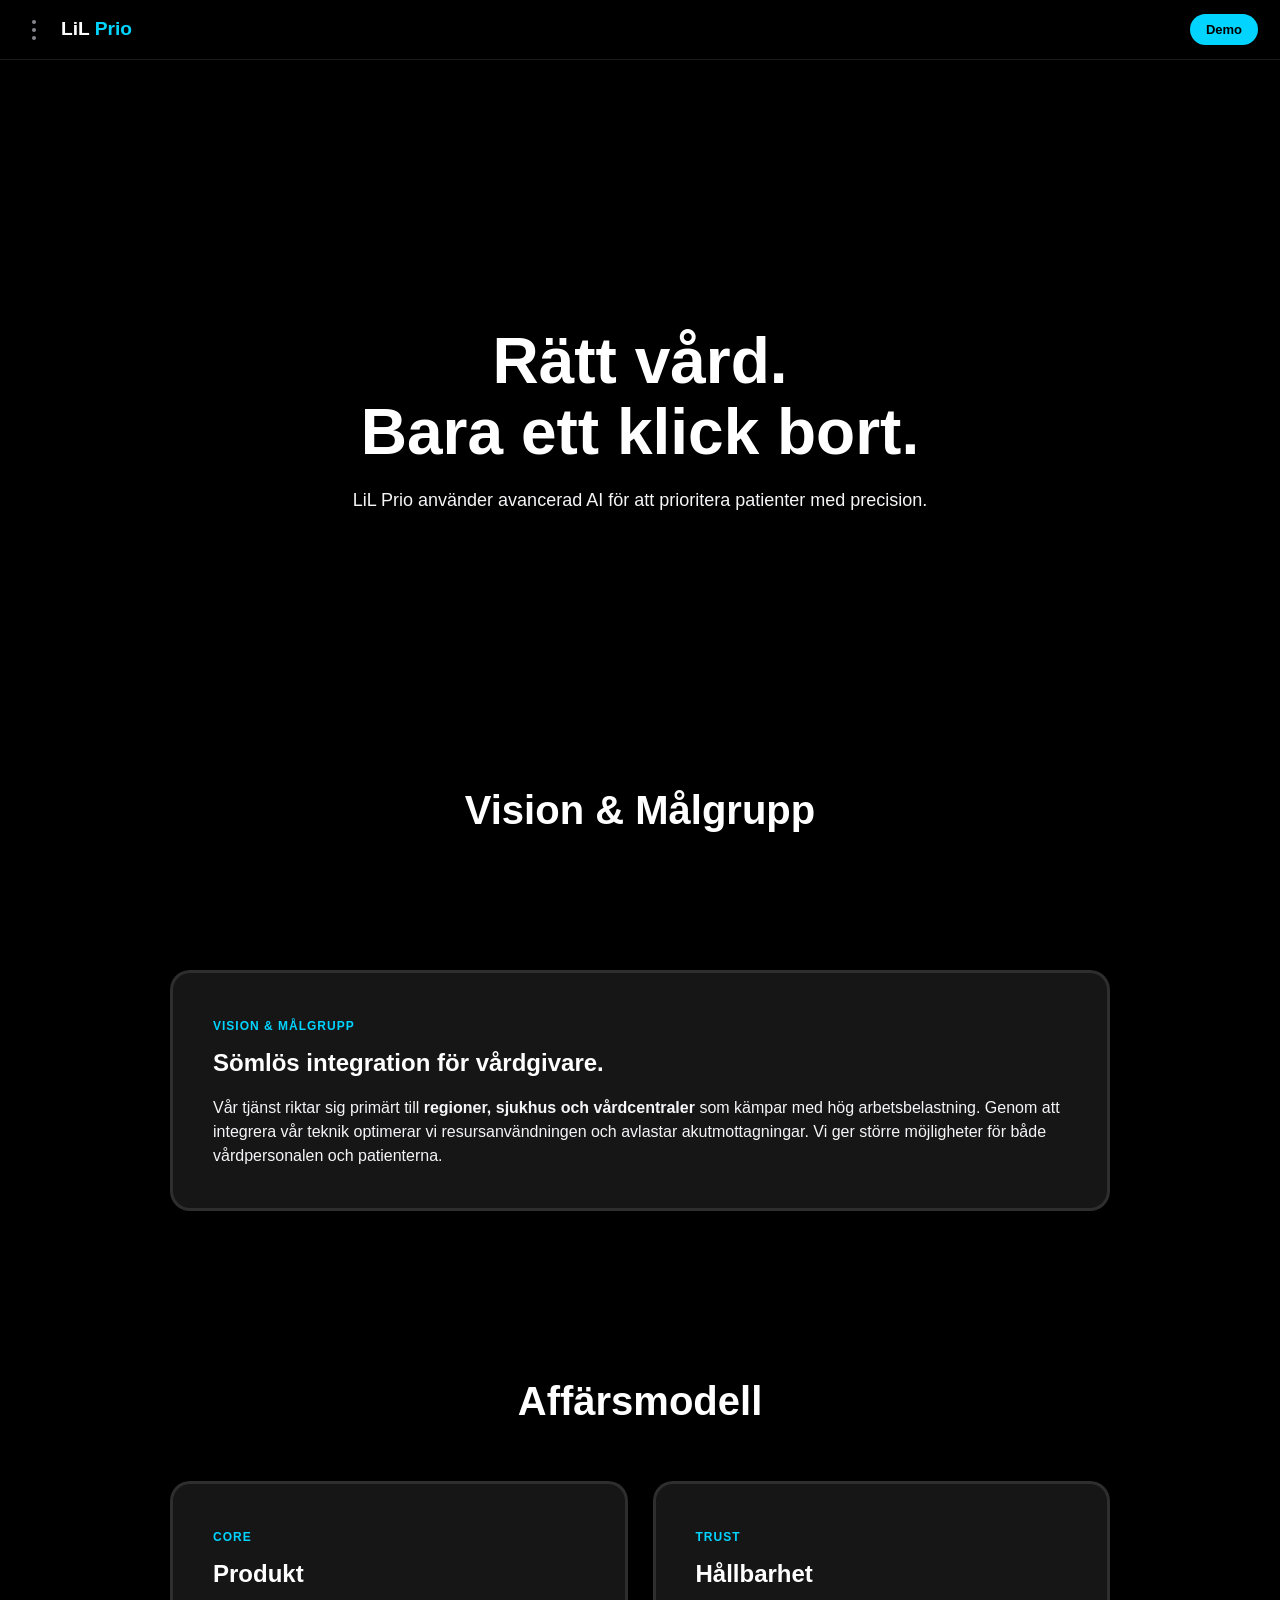
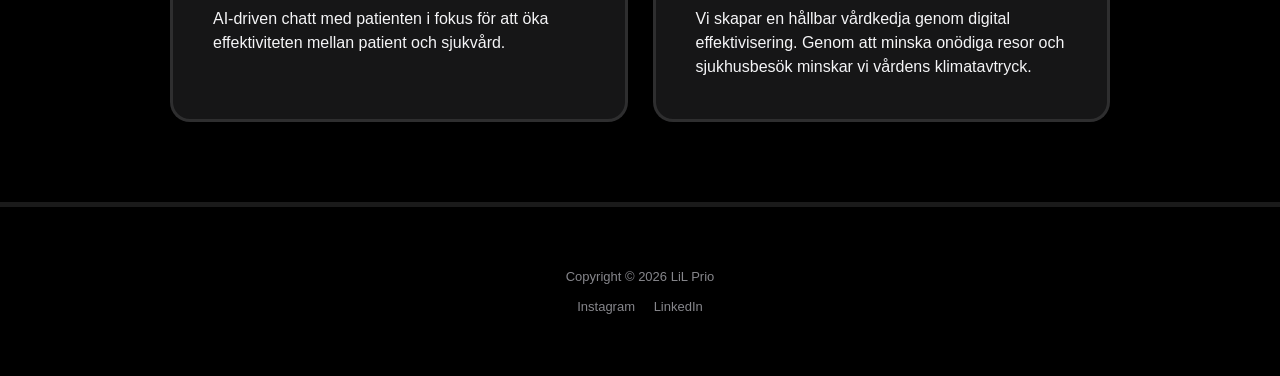
<file: index.html>
<!DOCTYPE html>
<html lang="sv">
<head>
    <meta charset="UTF-8">
    <meta name="viewport" content="width=device-width, initial-scale=1.0">
    <title>LiL Prio | Intelligent Triage</title>
    <link rel="stylesheet" href="style.css">
</head>
<body>

    <header>
        <div class="header-left">
            <div class="menu-container">
                <button class="dots-button" onclick="toggleMenu()" aria-label="Meny">
                    <span></span>
                    <span></span>
                    <span></span>
                </button>

                <nav>
                    <ul id="popup-menu" class="dropdown-content">
                        <li><a href="index.html">Hem</a></li>
                        <li><a href="index.html#market">Affärsmodell</a></li>
                        <li><a href="planer.html">Vår Strategi</a></li>
                        <li><a href="teamet.html">Teamet</a></li>
                    </ul>
                </nav>
            </div>

            <div class="logo">LiL <span>Prio</span></div>
        </div>

        <a href="boka.html" class="nav-cta">Demo</a>
    </header>

    <main>
        <section class="hero-medical" role="img" aria-label="Läkare som använder digital teknik">
            <div class="hero-content">
                <h1>Rätt vård. <br>Bara ett klick bort.</h1>
                <p class="slogan">LiL Prio använder avancerad AI för att prioritera patienter med precision.</p>
            </div>
        </section>
			<h2>Vision & Målgrupp</h3>
        <section id="about" class="container">
            <div class="func-card">
                <span class="badge">Vision & Målgrupp</span>
                <h3>Sömlös integration för vårdgivare.</h3>
                <p>Vår tjänst riktar sig primärt till <strong>regioner, sjukhus och vårdcentraler</strong> som kämpar med hög arbetsbelastning. Genom att integrera vår teknik optimerar vi resursanvändningen och avlastar akutmottagningar. Vi ger större möjligheter för både vårdpersonalen och patienterna.</p>
            </div>
        </section>

        <section id="market" class="container">
            <h2>Affärsmodell</h2>
            <div class="function-grid">
                <div class="func-card">
                    <span class="badge">Core</span>
                    <h3>Produkt</h3>
                    <p>AI-driven chatt med patienten i fokus för att öka effektiviteten mellan patient och sjukvård.</p>
                </div>
                <div class="func-card">
                    <span class="badge">Trust</span>
                    <h3>Hållbarhet</h3>
                    <p>Vi skapar en hållbar vårdkedja genom digital effektivisering. Genom att minska onödiga resor och sjukhusbesök minskar vi vårdens klimatavtryck.</p>
                </div>
            </div>
        </section>
    </main>

    <footer>
        <p>Copyright &copy; 2026 LiL Prio</p>
        <div style="margin-top: 10px;">
            <a href="#" style="color: #86868b; text-decoration: none;">Instagram</a>
            <a href="#" style="color: #86868b; text-decoration: none; margin-left: 15px;">LinkedIn</a>
        </div>
    </footer>

    <script>
        function toggleMenu() {
            document.getElementById("popup-menu").classList.toggle("show");
        }

        window.onclick = function(event) {
            if (!event.target.matches('.dots-button') && !event.target.parentElement.matches('.dots-button')) {
                var dropdowns = document.getElementsByClassName("dropdown-content");
                for (var i = 0; i < dropdowns.length; i++) {
                    var openDropdown = dropdowns[i];
                    if (openDropdown.classList.contains('show')) {
                        openDropdown.classList.remove('show');
                    }
                }
            }
        }
    </script>
</body>
</html>
</file>
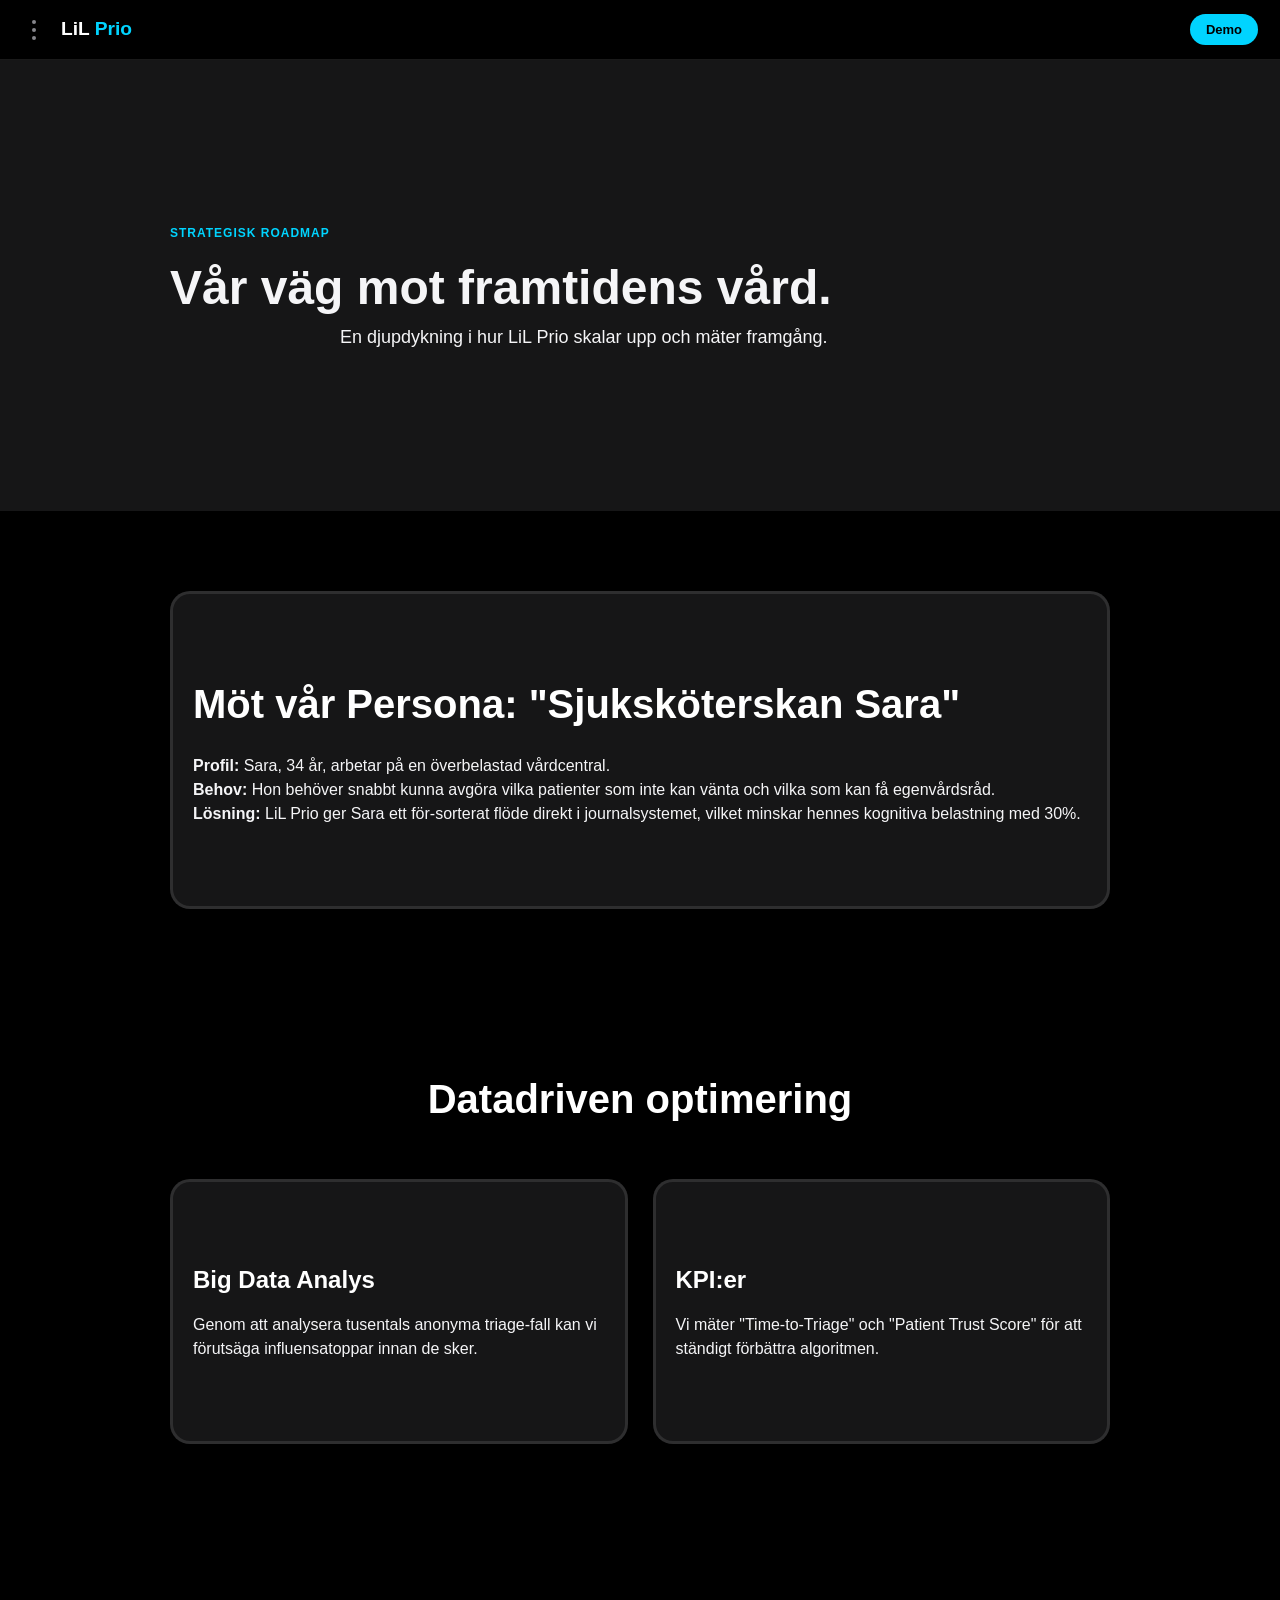
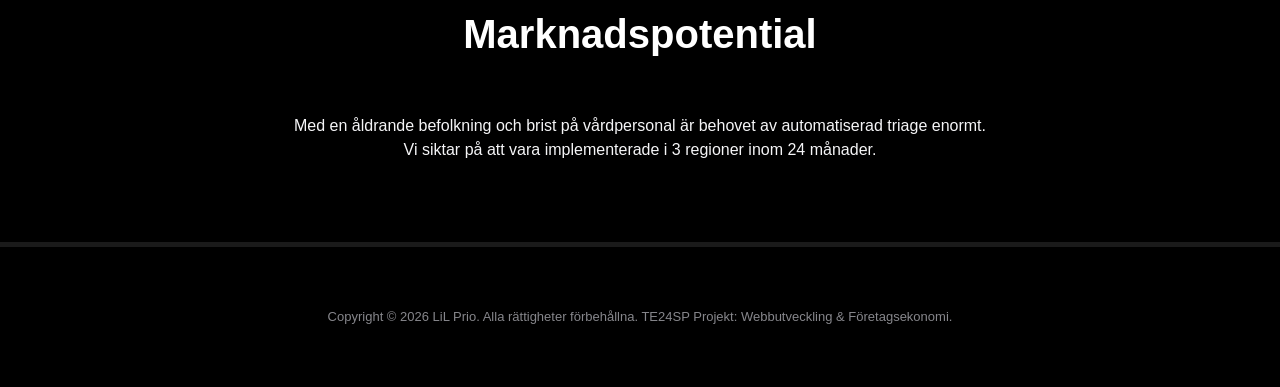
<file: planer.html>
<!DOCTYPE html>
<html lang="sv">
<head>
    <meta charset="UTF-8">
    <meta name="viewport" content="width=device-width, initial-scale=1.0">
    <title>Strategiska Planer  LiL Prio</title>
    <link rel="stylesheet" href="style.css">
</head>
<body>

    <header>
        <div class="header-left">
            <div class="menu-container">
                <button class="dots-button" onclick="toggleMenu()" aria-label="Meny">
                    <span></span>
                    <span></span>
                    <span></span>
                </button>

                <ul id="popup-menu" class="dropdown-content">
                    <li><a href="index.html">Hem</a></li>
                    <li><a href="index.html#market">Affärsmodell</a></li>
                    <li><a href="planer.html">Vår Strategi</a></li>
                    <li><a href="teamet.html">Teamet</a></li>
                </ul>
            </div>

            <div class="logo">LiL <span>Prio</span></div>
        </div>

        <a href="boka.html" class="nav-cta">Demo</a>
    </header>

    <main>
        <section class="hero" style="background: #161617; padding: 80px 20px;">
            <div class="container">
                <span class="badge">Strategisk Roadmap</span>
                <h1 style="font-size: 48px;">Vår väg mot framtidens vård.</h1>
                <p class="slogan">En djupdykning i hur LiL Prio skalar upp och mäter framgång.</p>
            </div>
        </section>

        <section class="container">
            <div class="apple-box" style="text-align: left; #161617; padding: 80px 20px;">
                <h2>Möt vår Persona: "Sjuksköterskan Sara"</h2>
                <p><strong>Profil:</strong> Sara, 34 år, arbetar på en överbelastad vårdcentral. <br>
                <strong>Behov:</strong> Hon behöver snabbt kunna avgöra vilka patienter som inte kan vänta och vilka som kan få egenvårdsråd.<br>
                <strong>Lösning:</strong> LiL Prio ger Sara ett för-sorterat flöde direkt i journalsystemet, vilket minskar hennes kognitiva belastning med 30%.</p>
            </div>
        </section>

        <section class="bg-image-section">
            <div class="container">
                <h2>Datadriven optimering</h2>
                <div class="function-grid">
                    <div class="func-card" style="background: #161617; padding: 80px 20px;">
                        <h3>Big Data Analys</h3>
                        <p>Genom att analysera tusentals anonyma triage-fall kan vi förutsäga influensatoppar innan de sker.</p>
                    </div>
                    <div class="func-card" style="background: #161617; padding: 80px 20px;">
                        <h3>KPI:er</h3>
                        <p>Vi mäter "Time-to-Triage" och "Patient Trust Score" för att ständigt förbättra algoritmen.</p>
                    </div>
                </div>
            </div>
        </section>

        <section class="container">
            <div style="max-width: 700px; margin: 0 auto; text-align: center;">
                <h2>Marknadspotential</h2>
                <p>Med en åldrande befolkning och brist på vårdpersonal är behovet av automatiserad triage enormt. Vi siktar på att vara implementerade i 3 regioner inom 24 månader.</p>
            </div>
        </section>
    </main>
   

   <footer>
        <div class="footer-content">
            <p>Copyright &copy; 2026 LiL Prio.  Alla rättigheter förbehållna.  TE24SP Projekt: Webbutveckling & Företagsekonomi.</p>
        </div>
    </footer>

    <script>
        function toggleMenu() {
            document.getElementById("popup-menu").classList.toggle("show");
        }

        window.onclick = function(event) {
            if (!event.target.matches('.dots-button') && !event.target.parentElement.matches('.dots-button')) {
                var dropdowns = document.getElementsByClassName("dropdown-content");
                for (var i = 0; i < dropdowns.length; i++) {
                    var openDropdown = dropdowns[i];
                    if (openDropdown.classList.contains('show')) {
                        openDropdown.classList.remove('show');
                    }
                }
            }
        }
    </script>
	
</body>
</html>
</file>
<file: style.css>
/* --- 1. GRUNDINSTÄLLNINGAR --- */
* {
    margin: 0;
    padding: 0;
    box-sizing: border-box;
    -webkit-font-smoothing: antialiased;
}

body {
    font-family: -apple-system, BlinkMacSystemFont, "Segoe UI", Roboto, Helvetica, Arial, sans-serif;
    background-color: #000000;
    color: #f5f5f7;
    line-height: 1.5;
}

/* --- 2. HEADER & NAVIGERING --- */
header {
    background-color: rgba(0, 0, 0, 0.8);
    backdrop-filter: saturate(180%) blur(20px);
    position: sticky;
    top: 0;
    z-index: 9999;
    padding: 0 22px;
    height: 60px; 
    display: flex;
    align-items: center;
    justify-content: space-between;
    border-bottom: 1px solid rgba(255, 255, 255, 0.1);
}

.header-left {
    display: flex;
    align-items: center;
    gap: 15px; 
}

.logo {
    font-weight: 600;
    font-size: 1.2rem;
    color: #ffffff;
}

.logo span {
    color: #00d4ff;
}

.nav-cta {
    background: #00d4ff;
    color: #000;
    padding: 6px 16px;
    border-radius: 980px;
    font-size: 13px;
    text-decoration: none;
    font-weight: 600;
    transition: transform 0.2s, background 0.2s;
}

.nav-cta:hover {
    transform: scale(1.05);
    background: #00b8e6;
}

/* --- 3. POPUP-MENY (KEBAB MENY) --- */
.menu-container {
    position: relative;
    margin: 0;
}

.dots-button {
    background: none;
    border: none;
    cursor: pointer;
    display: flex;
    flex-direction: column;
    gap: 4px;
    padding: 10px;
    outline: none;
}

.dots-button span {
    width: 4px;
    height: 4px;
    background-color: #86868b;
    border-radius: 50%;
    transition: background-color 0.2s, transform 0.2s;
}

.dots-button:hover span {
    background-color: #00d4ff;
    transform: scale(1.2);
}

.dropdown-content {
    display: none;
    position: absolute;
    left: 0;
    top: 45px;
    background-color: #1c1c1e;
    min-width: 180px;
    border-radius: 14px;
    border: 1px solid rgba(255, 255, 255, 0.1);
    box-shadow: 0 10px 40px rgba(0, 0, 0, 0.6);
    z-index: 10000;
    overflow: hidden;
}

.dropdown-content li {
    list-style: none;
}

.dropdown-content a {
    color: #f5f5f7;
    padding: 14px 20px;
    text-decoration: none;
    display: block;
    font-size: 14px;
    text-align: left;
    transition: background 0.2s;
}

.dropdown-content a:hover {
    background-color: rgba(255, 255, 255, 0.05);
    color: #00d4ff;
}

.show {
    display: block !important;
    animation: fadeIn 0.2s ease-out;
}

@keyframes fadeIn {
    from { opacity: 0; transform: translateY(-10px); }
    to { opacity: 1; transform: translateY(0); }
}

/* --- 4. LAYOUT OCH SEKTIONER --- */
.container {
    max-width: 980px;
    margin: 0 auto;
    padding: 80px 20px;
}

.hero-medical {
    background: linear-gradient(rgba(0, 0, 0, 0.7), rgba(0, 0, 0, 0.7)), 
                url('https://images.unsplash.com/photo-1516549655169-df83a0774514?q=80&w=2070&auto=format&fit=crop');
    background-size: cover;
    background-position: center;
    height: 80vh;
    display: flex;
    align-items: center;
    justify-content: center;
    text-align: center;
    padding: 0 20px;
}

.hero-medical h1 {
    color: #ffffff; 
    font-size: 64px;
    text-shadow: 0 4px 20px rgba(0,0,0,0.4);
    line-height: 1.1;
    margin-bottom: 20px;
}

.slogan {
    font-size: 18px;
    color: #f5f5f7;
    max-width: 600px;
    margin: 0 auto;
}

h2 {
    font-size: 40px;
    color: #ffffff;
    margin-bottom: 50px;
    text-align: center;
}

.badge {
    font-size: 12px;
    font-weight: 600;
    color: #00d4ff;
    text-transform: uppercase;
    letter-spacing: 1px;
    margin-bottom: 10px;
    display: inline-block;
}

/* --- 5. KORT OCH GRID (Affärsmodell etc) --- */
.function-grid {
    display: grid;
    grid-template-columns: repeat(auto-fit, minmax(300px, 1fr));
    gap: 25px;
}

.func-card, .apple-box {
    background: #161617;
    padding: 40px;
    border-radius: 20px;
    border: 3px solid rgba(255, 255, 255, 0.1);
    transition: transform 0.5s ease;
}

.func-card:hover {
    transform: scale(1.05);
}

.func-card h3 {
    font-size: 24px;
    color: #ffffff;
    margin-bottom: 15px;
}

.apple-box h2 {
    text-align: left;
    margin-bottom: 20px;
}

/* --- 6. GRUNDARSIDAN --- */
.main-title {
    margin-bottom: 60px;
    text-align: left;
    color: #fff;
    font-size: 48px;
}

.founder-grid {
    display: grid;
    grid-template-columns: repeat(auto-fit, minmax(220px, 1fr));
    gap: 20px;
}

.founder-card {
    display: flex;
    flex-direction: column; /* Ändrat till column för att stapla bilden ovanför texten */
    align-items: center;    /* Centrerar innehållet horisontellt */
    text-align: center;     /* Centrerar texten */
    gap: 15px;
    background: #161617;
    padding: 30px 20px;
    border-radius: 20px;
    border: 1px solid rgba(255, 255, 255, 0.05);
    transition: transform 0.3s ease;
}

.founder-card:hover {
    transform: translateY(-5px);
}

.avatar {
    width: 90px;
    height: 90px;
    background: #d2d2d7;
    border-radius: 50%;
    flex-shrink: 0;
    overflow: hidden; /* Nytt: Ser till att bilden stannar i cirkeln */
    display: flex;
    justify-content: center;
    align-items: center;
}

.avatar img {
    width: 100%;
    height: 100%;
    object-fit: cover; /* Nytt: Ser till att bilden fyller ut snyggt */
}

.founder-text h1 {
    color: #fff;
    font-size: 1.4rem;
    margin-bottom: 4px;
}

.founder-text p {
    color: #86868b;
    font-size: 13px;
    text-transform: uppercase;
    letter-spacing: 0.5px;
}

.school-section {
    margin-top: 100px;
    display: grid;
    grid-template-columns: 1fr 1fr;
    gap: 40px;
    align-items: center;
}

.school-info h2 {
    text-align: left;
    margin-bottom: 20px;
}

.school-list {
    color: #86868b;
    list-style: none;
    line-height: 2;
    padding: 0;
}

.school-image-box {
    border-radius: 20px;
    overflow: hidden;
    border: 1px solid rgba(255, 255, 255, 0.1);
}

.school-image-box img {
    width: 100%;
    display: block;
    opacity: 0.8;
}

/* --- 7. FOOTER --- */
footer {
    background: #000000;
    padding: 60px 20px;
    color: #86868b;
    font-size: 13px;
    text-align: center;
    border-top: 5px solid rgba(255, 255, 255, 0.1);
}

/* --- 8. RESPONSIVITET (För Mobiler) --- */
@media (max-width: 768px) {
    .function-grid, .founder-grid, .school-section {
        grid-template-columns: 1fr;
    }
    .hero-medical h1 {
        font-size: 40px;
    }
    .container {
        padding: 40px 20px;
    }
}


/* =============================================
   BOKA.HTML – Digital Triage Demo
   ============================================= */

.demo-main {
    display: flex;
    flex-wrap: wrap;
    justify-content: center;
    align-items: flex-start;
    padding: 32px 20px;
    gap: 20px;
    min-height: calc(100vh - 60px);
}

.chat-container {
    flex: 1 1 340px;
    max-width: 540px;
    min-width: 0;
    background: #161617;
    border-radius: 20px;
    border: 1px solid rgba(255,255,255,0.1);
    display: flex;
    flex-direction: column;
    box-shadow: 0 10px 40px rgba(0,0,0,0.6);
    overflow: hidden;
}

.chat-messages {
    flex: 1;
    min-height: 160px;
    max-height: 320px;
    overflow-y: auto;
    padding: 18px;
    display: flex;
    flex-direction: column;
    gap: 10px;
    background: #000;
    scroll-behavior: smooth;
}

.message {
    padding: 10px 14px;
    border-radius: 14px;
    max-width: 88%;
    font-size: 0.88rem;
    line-height: 1.5;
    opacity: 0;
    animation: bubbleIn .22s ease forwards;
}
@keyframes bubbleIn {
    from { opacity: 0; transform: translateY(6px); }
    to   { opacity: 1; transform: translateY(0); }
}
.message.ai {
    background: #1c1c1e;
    border: 1px solid rgba(255,255,255,0.08);
    border-bottom-left-radius: 4px;
    align-self: flex-start;
}
.message.user {
    background: #00d4ff;
    color: #000;
    font-weight: 500;
    border-bottom-right-radius: 4px;
    align-self: flex-end;
}

.loading {
    display: none;
    padding: 10px 18px;
    background: #000;
    gap: 5px;
    align-items: center;
}
.loading.active { display: flex; }
.loading-dot {
    width: 6px;
    height: 6px;
    border-radius: 50%;
    background: #00d4ff;
    animation: dotPulse 1.2s ease-in-out infinite;
}
.loading-dot:nth-child(2) { animation-delay: .2s; }
.loading-dot:nth-child(3) { animation-delay: .4s; }
@keyframes dotPulse {
    0%,80%,100% { transform: scale(.55); opacity: .3; }
    40%          { transform: scale(1);   opacity: 1; }
}

.symptom-picker {
    padding: 14px;
    background: #0a0a0a;
    border-top: 1px solid rgba(255,255,255,0.08);
    display: flex;
    flex-direction: column;
    gap: 10px;
}
.symptom-picker-label {
    font-size: 0.72rem;
    color: #86868b;
    text-transform: uppercase;
    letter-spacing: .8px;
}
.symptom-chips {
    display: flex;
    flex-wrap: wrap;
    gap: 7px;
}
.chip {
    padding: 7px 13px;
    border-radius: 980px;
    border: 1px solid rgba(255,255,255,0.12);
    background: #1c1c1e;
    color: #86868b;
    font-size: 0.82rem;
    cursor: pointer;
    user-select: none;
    transition: background .15s, border-color .15s, color .15s;
    -webkit-tap-highlight-color: transparent;
}
.chip:hover {
    background: #2a2a2e;
    border-color: rgba(255,255,255,0.2);
    color: #f5f5f7;
}
.chip.selected {
    background: rgba(0,212,255,0.15);
    border-color: #00d4ff;
    color: #00d4ff;
}

.picker-footer {
    display: flex;
    gap: 8px;
    align-items: center;
}
#extra-input {
    flex: 1;
    background: #1c1c1e;
    border: 1px solid rgba(255,255,255,0.1);
    border-radius: 10px;
    padding: 9px 12px;
    color: #f5f5f7;
    font-size: 0.85rem;
    outline: none;
    transition: border-color .2s;
    min-width: 0;
}
#extra-input:focus { border-color: #00d4ff; }
#extra-input::placeholder { color: #555; }

#send-btn {
    background: #00d4ff;
    border: none;
    padding: 9px 18px;
    border-radius: 980px;
    color: #000;
    font-weight: 700;
    font-size: 0.88rem;
    cursor: pointer;
    transition: background .2s, transform .2s, opacity .2s;
    white-space: nowrap;
    flex-shrink: 0;
}
#send-btn:hover:not(:disabled) { background: #00b8e6; transform: scale(1.04); }
#send-btn:disabled { opacity: .35; cursor: not-allowed; transform: none; }

.followup-input-area {
    display: none;
    padding: 12px 14px;
    background: #0a0a0a;
    border-top: 1px solid rgba(255,255,255,0.08);
    gap: 8px;
    align-items: center;
}
.followup-input-area.active { display: flex; }
#followup-input {
    flex: 1;
    background: #1c1c1e;
    border: 1px solid rgba(255,255,255,0.1);
    border-radius: 10px;
    padding: 9px 12px;
    color: #f5f5f7;
    font-size: 0.85rem;
    outline: none;
    transition: border-color .2s;
    min-width: 0;
}
#followup-input:focus { border-color: #00d4ff; }
#followup-btn {
    background: #00d4ff;
    border: none;
    padding: 9px 16px;
    border-radius: 980px;
    color: #000;
    font-weight: 700;
    font-size: 0.88rem;
    cursor: pointer;
    transition: background .2s, transform .2s, opacity .2s;
    white-space: nowrap;
    flex-shrink: 0;
}
#followup-btn:hover:not(:disabled) { background: #00b8e6; transform: scale(1.04); }
#followup-btn:disabled { opacity: .35; cursor: not-allowed; transform: none; }

.queue-container {
    flex: 1 1 300px;
    max-width: 480px;
    min-width: 0;
    background: #161617;
    border-radius: 20px;
    padding: 18px;
    border: 1px solid rgba(255,255,255,0.1);
    box-shadow: 0 10px 40px rgba(0,0,0,0.6);
    align-self: flex-start;
}
.queue-container.hidden  { display: none; }
.queue-container.visible { animation: slideIn .35s ease forwards; }
@keyframes slideIn {
    from { opacity: 0; transform: translateY(10px); }
    to   { opacity: 1; transform: translateY(0); }
}

.queue-title {
    color: #86868b;
    font-size: 0.7rem;
    text-transform: uppercase;
    letter-spacing: 1px;
    margin-bottom: 12px;
    display: block;
}
.queue-scroll-box {
    max-height: 400px;
    overflow-y: auto;
    scroll-behavior: smooth;
}
.queue-list { list-style: none; }

.queue-item {
    display: flex;
    flex-direction: column;
    padding: 9px 6px;
    border-bottom: 1px solid rgba(255,255,255,0.05);
    transition: background .12s;
}
.queue-item:last-child { border-bottom: none; }
.queue-item:hover { background: rgba(255,255,255,0.02); border-radius: 8px; }

.queue-item-row {
    display: flex;
    justify-content: space-between;
    align-items: center;
    gap: 8px;
}
.queue-item-label {
    font-size: 0.82rem;
    color: #d1d1d6;
    flex: 1;
    min-width: 0;
    white-space: nowrap;
    overflow: hidden;
    text-overflow: ellipsis;
}
.queue-item-actions {
    display: flex;
    align-items: center;
    gap: 6px;
    flex-shrink: 0;
}

.prio-tag {
    font-size: 0.7rem;
    font-weight: 700;
    padding: 2px 8px;
    border-radius: 980px;
    white-space: nowrap;
}
.prio-high    { background: rgba(220,60,60,0.2);   color: #ff6b6b; }
.prio-medium  { background: rgba(220,150,50,0.2);  color: #ffb84d; }
.prio-low     { background: rgba(60,160,80,0.2);   color: #5ecb7a; }
.prio-pending { background: rgba(255,255,255,0.05); color: #555; }

.toggle-symptom-btn {
    font-size: 0.68rem;
    padding: 2px 8px;
    border: 1px solid rgba(255,255,255,0.1);
    background: transparent;
    color: #86868b;
    border-radius: 980px;
    cursor: pointer;
    transition: color .15s, border-color .15s;
    white-space: nowrap;
}
.toggle-symptom-btn:hover { color: #00d4ff; border-color: #00d4ff; }

.symptom-reveal {
    display: none;
    font-size: 0.75rem;
    color: #86868b;
    margin-top: 5px;
    padding: 3px 0 2px 8px;
    border-left: 2px solid rgba(0,212,255,0.25);
    line-height: 1.4;
}
.symptom-reveal.open { display: block; animation: revealIn .16s ease; }
@keyframes revealIn {
    from { opacity: 0; transform: translateY(-3px); }
    to   { opacity: 1; transform: translateY(0); }
}

.user-highlight {
    background: rgba(0,212,255,0.06);
    border-left: 3px solid #00d4ff;
    border-radius: 6px;
}
.user-highlight .queue-item-label { color: #00d4ff; font-weight: 600; }
.user-highlight .symptom-reveal   { border-left-color: #00d4ff; color: #5bb8cc; }

::-webkit-scrollbar             { width: 4px; }
::-webkit-scrollbar-track       { background: transparent; }
::-webkit-scrollbar-thumb       { background: #2e2e35; border-radius: 10px; }
::-webkit
</file>
